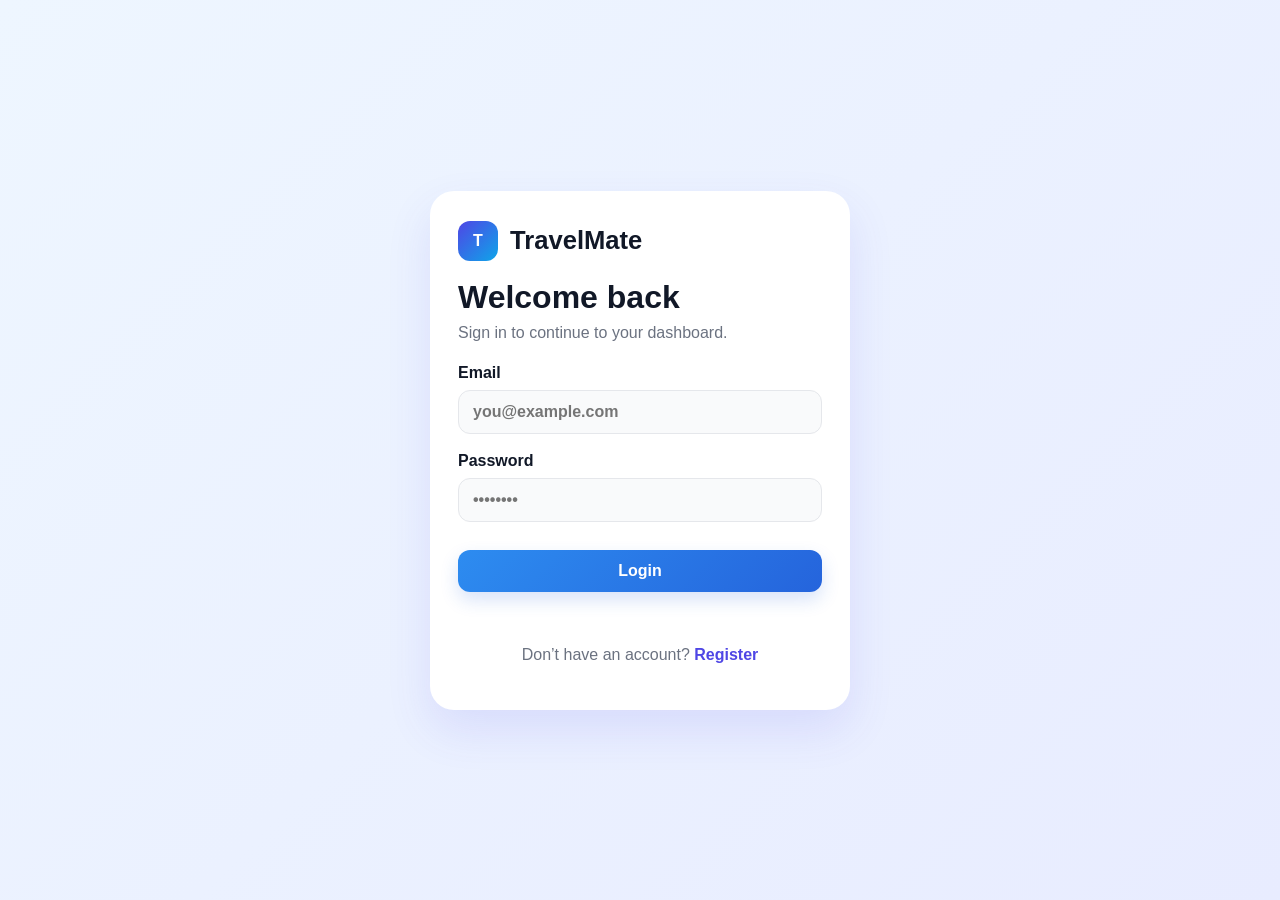
<file: index.html>
<!DOCTYPE html>
<html lang="en">
  <head>
    <meta charset="UTF-8" />
    <meta name="viewport" content="width=device-width, initial-scale=1.0" />
    <title>Travel App | Login</title>
    <link rel="stylesheet" href="styles.css" />
  </head>
  <body>
    <div class="auth-shell">
      <div class="auth-card">
        <div class="brand-wrap">
          <span class="brand-badge">T</span>
          <h1>TravelMate</h1>
        </div>

        <h2>Welcome back</h2>
        <p class="subtitle">Sign in to continue to your dashboard.</p>

        <form id="loginForm" class="auth-form">
          <label>
            Email
            <input type="email" id="loginEmail" name="email" placeholder="you@example.com" required />
          </label>

          <label>
            Password
            <input type="password" id="loginPassword" name="password" placeholder="••••••••" required />
          </label>

          <button type="submit" class="primary-btn">Login</button>
        </form>

        <div id="authMessage" class="message" aria-live="polite"></div>

        <p class="switch-link">
          Don’t have an account?
          <a href="register.html">Register</a>
        </p>
      </div>
    </div>

    <script src="script.js"></script>
  </body>
</html>
</file>
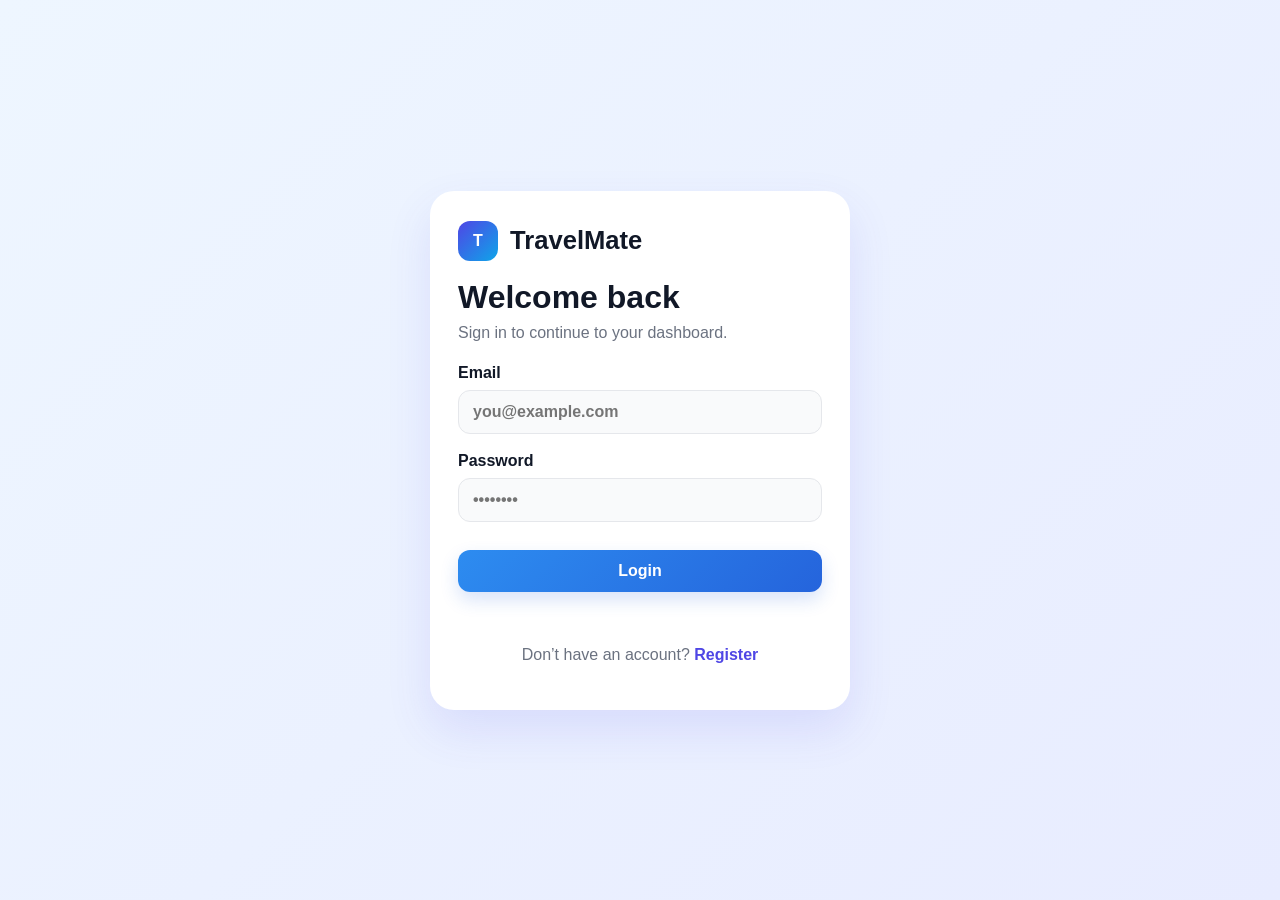
<file: dashboard.html>
<!DOCTYPE html>
<html lang="en">
  <head>
    <meta charset="UTF-8" />
    <meta name="viewport" content="width=device-width, initial-scale=1.0" />
    <title>Travel App | Dashboard</title>
    <link rel="stylesheet" href="styles.css" />
  </head>
  <body class="dashboard-body">
    <div class="dashboard-shell">
      <aside class="sidebar">
        <div class="brand-wrap sidebar-brand">
          <span class="brand-badge">T</span>
          <h1>TravelMate</h1>
        </div>

        <nav class="nav-links">
          <a href="#" class="active">Overview</a>
          <a href="#">Trips</a>
          <a href="#">Bookings</a>
          <a href="#">Profile</a>
        </nav>

        <button id="logoutBtn" class="secondary-btn">Logout</button>
      </aside>

      <main class="dashboard-content">
        <header class="topbar">
          <div>
            <p class="eyebrow">Dashboard</p>
            <h2 id="welcomeText">Welcome</h2>
          </div>
          <button id="showTripFormBtn" class="primary-btn small">Plan a trip</button>
        </header>

        <section class="stats-grid">
          <article class="stat-card accent-blue">
            <span>Total trips</span>
            <strong id="totalTrips">0</strong>
          </article>
          <article class="stat-card accent-green">
            <span>Completed</span>
            <strong id="completedTrips">0</strong>
          </article>
          <article class="stat-card accent-orange">
            <span>Upcoming</span>
            <strong id="upcomingTrips">0</strong>
          </article>
        </section>

        <section id="tripFormPanel" class="panel trip-form-panel" hidden>
          <div class="panel-header">
            <h3 id="tripFormTitle">Plan a new trip</h3>
            <button id="cancelTripBtn" class="text-btn" type="button">Cancel</button>
          </div>
          <form id="tripForm" class="trip-form">
            <input type="hidden" id="tripId" />
            <label>
              Starting from
              <input id="tripOrigin" type="text" placeholder="Mumbai, India" required />
            </label>
            <label>
              Destination
              <input id="tripDestination" type="text" placeholder="Paris, France" required />
            </label>
            <label>
              Start date
              <input id="tripStartDate" type="date" required />
            </label>
            <label>
              End date
              <input id="tripEndDate" type="date" required />
            </label>
            <label>
              Status
              <select id="tripStatus">
                <option value="upcoming">Upcoming</option>
                <option value="completed">Completed</option>
              </select>
            </label>
            <div id="upcomingFields" class="trip-preferences-fields">
              <label>
                Budget
                <input id="tripBudget" type="number" min="0" step="0.01" placeholder="50000" />
              </label>
              <label>
                Number of people
                <input id="tripPeople" type="number" min="1" step="1" placeholder="2" />
              </label>
              <label class="full-width">
                Interests
                <input id="tripInterests" type="text" placeholder="food, nature, museums" />
              </label>
            </div>
            <label>
              Route
              <select id="tripRoute">
                <option value="direct">Direct</option>
                <option value="stops">Has stops</option>
              </select>
            </label>
            <label id="tripTransportField">
              Travelling by
              <select id="tripTransport">
                <option value="Flight">Flight</option>
                <option value="Train">Train</option>
                <option value="Car">Car</option>
                <option value="Bus">Bus</option>
                <option value="Ship">Ship</option>
              </select>
            </label>
            <label id="stopsField" hidden>
              Stops
              <textarea id="tripStops" rows="3" placeholder="Enter each stop on a new line&#10;Example: B"></textarea>
            </label>
            <div id="tripLegsField" class="trip-legs" hidden>
              <strong>Travel method for each leg</strong>
              <div id="tripLegs"></div>
            </div>
            <button class="primary-btn small" type="submit">Save trip</button>
          </form>
        </section>

        <section class="panel">
          <div class="panel-header">
            <h3>Trip history</h3>
          </div>

          <p id="emptyTrips" class="empty-state">No trips yet. Plan your first trip to see it here.</p>
          <ul id="tripHistory" class="activity-list" aria-live="polite"></ul>
        </section>
      </main>
    </div>

    <script src="script.js"></script>
  </body>
</html>
</file>
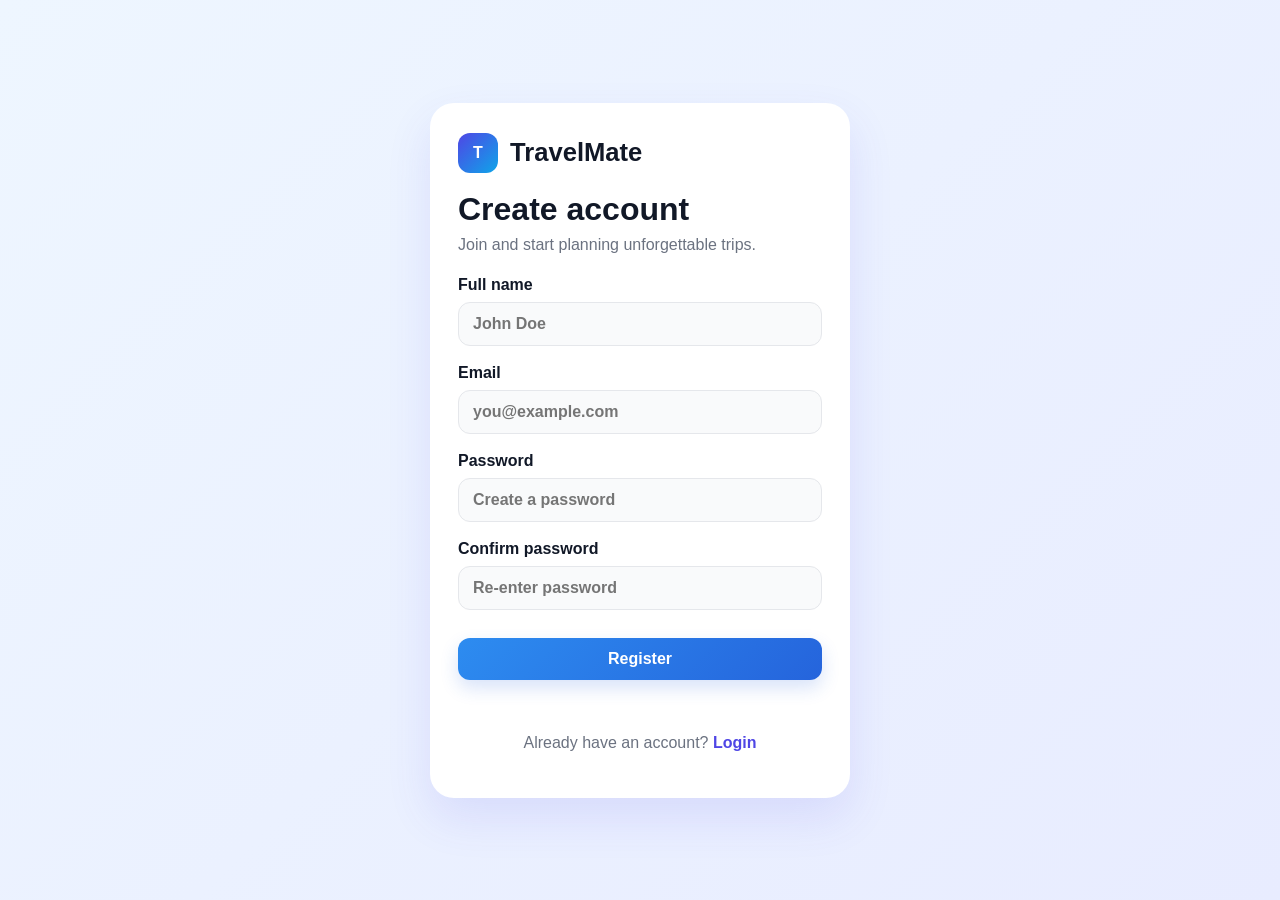
<file: register.html>
<!DOCTYPE html>
<html lang="en">
  <head>
    <meta charset="UTF-8" />
    <meta name="viewport" content="width=device-width, initial-scale=1.0" />
    <title>Travel App | Register</title>
    <link rel="stylesheet" href="styles.css" />
  </head>
  <body>
    <div class="auth-shell">
      <div class="auth-card">
        <div class="brand-wrap">
          <span class="brand-badge">T</span>
          <h1>TravelMate</h1>
        </div>

        <h2>Create account</h2>
        <p class="subtitle">Join and start planning unforgettable trips.</p>

        <form id="registerForm" class="auth-form">
          <label>
            Full name
            <input type="text" id="registerName" name="name" placeholder="John Doe" required />
          </label>

          <label>
            Email
            <input type="email" id="registerEmail" name="email" placeholder="you@example.com" required />
          </label>

          <label>
            Password
            <input type="password" id="registerPassword" name="password" placeholder="Create a password" required />
          </label>

          <label>
            Confirm password
            <input type="password" id="confirmPassword" name="confirm_password" placeholder="Re-enter password" required />
          </label>

          <button type="submit" class="primary-btn">Register</button>
        </form>

        <div id="authMessage" class="message" aria-live="polite"></div>

        <p class="switch-link">
          Already have an account?
          <a href="index.html">Login</a>
        </p>
      </div>
    </div>

    <script src="script.js"></script>
  </body>
</html>
</file>
<file: styles.css>
:root {
  --bg: #f3f7ff;
  --card: #ffffff;
  --primary: #4f46e5;
  --primary-dark: #3730a3;
  --accent: #0ea5e9;
  --text: #111827;
  --muted: #6b7280;
  --success: #10b981;
  --danger: #ef4444;
  --border: #e5e7eb;
  --shadow: 0 20px 45px rgba(79, 70, 229, 0.12);
}

* {
  box-sizing: border-box;
}

[hidden] {
  display: none !important;
}

body {
  margin: 0;
  min-height: 100vh;
  font-family: Arial, Helvetica, sans-serif;
  background: linear-gradient(135deg, #eef6ff 0%, #e8ecff 100%);
  color: var(--text);
}

button,
input,
select,
textarea {
  font: inherit;
}

.auth-shell {
  min-height: 100vh;
  display: grid;
  place-items: center;
  padding: 24px;
}

.auth-card {
  width: min(100%, 420px);
  background: var(--card);
  border-radius: 24px;
  padding: 30px 28px;
  box-shadow: var(--shadow);
}

.brand-wrap {
  display: flex;
  align-items: center;
  gap: 12px;
  margin-bottom: 18px;
}

.brand-badge {
  display: inline-flex;
  align-items: center;
  justify-content: center;
  width: 40px;
  height: 40px;
  border-radius: 12px;
  background: linear-gradient(135deg, var(--primary), var(--accent));
  color: white;
  font-weight: 700;
}

.brand-wrap h1 {
  margin: 0;
  font-size: 1.6rem;
}

h2 {
  margin: 0;
  font-size: 2rem;
}

.subtitle {
  margin: 8px 0 22px;
  color: var(--muted);
}

.auth-form {
  display: flex;
  flex-direction: column;
  gap: 18px;
}

.auth-form label {
  display: flex;
  flex-direction: column;
  gap: 8px;
  font-weight: 600;
  color: var(--text);
}

.auth-form input {
  border: 1px solid var(--border);
  border-radius: 12px;
  padding: 12px 14px;
  background: #f9fafb;
  transition: border-color 0.2s, box-shadow 0.2s;
}

.auth-form input:focus {
  outline: none;
  border-color: var(--primary);
  box-shadow: 0 0 0 4px rgba(79, 70, 229, 0.1);
}

.primary-btn,
.secondary-btn {
  border: none;
  border-radius: 12px;
  cursor: pointer;
  transition: transform 0.2s ease, opacity 0.2s ease;
}

.primary-btn {
  padding: 12px 18px;
  background: linear-gradient(135deg, var(--primary), var(--accent));
  color: white;
  font-weight: 700;
  margin-top: 10px;
}

.primary-btn:hover,
.secondary-btn:hover {
  transform: translateY(-1px);
}

.secondary-btn {
  padding: 10px 16px;
  background: #eef2ff;
  color: var(--primary-dark);
  font-weight: 700;
}

.message {
  min-height: 20px;
  margin-top: 16px;
  color: var(--danger);
  font-size: 0.95rem;
}

.message.success {
  color: var(--success);
}

.switch-link {
  margin-top: 18px;
  text-align: center;
  color: var(--muted);
}

.switch-link a {
  color: var(--primary);
  text-decoration: none;
  font-weight: 700;
}

.dashboard-body {
  background: #f5f7ff;
}

.dashboard-shell {
  display: grid;
  grid-template-columns: 260px 1fr;
  min-height: 100vh;
}

.sidebar {
  background: #111827;
  color: white;
  padding: 28px 22px;
  display: flex;
  flex-direction: column;
  gap: 28px;
}

.sidebar-brand {
  margin-bottom: 10px;
}

.nav-links {
  display: flex;
  flex-direction: column;
  gap: 8px;
}

.nav-links a {
  color: rgba(255, 255, 255, 0.8);
  text-decoration: none;
  padding: 12px 14px;
  border-radius: 10px;
  font-weight: 600;
}

.nav-links a.active,
.nav-links a:hover {
  background: rgba(255, 255, 255, 0.08);
  color: white;
}

.dashboard-content {
  padding: 32px;
}

.topbar {
  display: flex;
  align-items: center;
  justify-content: space-between;
  gap: 12px;
  margin-bottom: 28px;
}

.eyebrow {
  margin: 0 0 6px;
  color: var(--muted);
  text-transform: uppercase;
  letter-spacing: 0.14em;
  font-size: 0.72rem;
  font-weight: 700;
}

.topbar h2 {
  font-size: clamp(1.8rem, 3vw, 2.4rem);
}

.primary-btn.small {
  margin-top: 0;
  padding: 10px 16px;
}

.stats-grid {
  display: grid;
  grid-template-columns: repeat(3, minmax(180px, 1fr));
  gap: 20px;
  margin-bottom: 28px;
}

.stat-card {
  background: white;
  border-radius: 18px;
  padding: 24px 20px;
  box-shadow: 0 12px 30px rgba(17, 24, 39, 0.06);
  display: flex;
  flex-direction: column;
  gap: 12px;
}

.stat-card span {
  color: var(--muted);
  font-weight: 600;
}

.stat-card strong {
  font-size: 2rem;
}

.accent-blue { border-top: 5px solid #3b82f6; }
.accent-green { border-top: 5px solid #10b981; }
.accent-orange { border-top: 5px solid #f59e0b; }

.panel {
  background: white;
  border-radius: 18px;
  padding: 24px;
  box-shadow: 0 12px 30px rgba(17, 24, 39, 0.06);
}

.panel-header {
  display: flex;
  align-items: center;
  justify-content: space-between;
  margin-bottom: 18px;
}

.panel-header h3 {
  margin: 0;
  font-size: 1.2rem;
}

.panel-header a {
  color: var(--primary);
  text-decoration: none;
  font-weight: 700;
}

.activity-list {
  list-style: none;
  padding: 0;
  margin: 0;
  display: flex;
  flex-direction: column;
  gap: 16px;
}

.activity-list li {
  display: flex;
  align-items: center;
  gap: 12px;
  color: var(--text);
  padding: 12px 0;
  border-bottom: 1px solid var(--border);
}

.trip-form-panel {
  margin-bottom: 28px;
}

.trip-form {
  display: grid;
  grid-template-columns: repeat(2, minmax(0, 1fr));
  gap: 16px;
}

.trip-form label {
  display: flex;
  flex-direction: column;
  gap: 7px;
  font-weight: 600;
}

.trip-form input,
.trip-form select,
.trip-form textarea {
  border: 1px solid var(--border);
  border-radius: 10px;
  padding: 11px 12px;
  background: #f9fafb;
}

.trip-form textarea {
  resize: vertical;
}

.trip-legs {
  grid-column: 1 / -1;
  display: flex;
  flex-direction: column;
  gap: 10px;
}

.trip-preferences-fields {
  display: contents;
}

.trip-preferences-fields[hidden] {
  display: none;
}

.full-width {
  grid-column: 1 / -1;
}

.trip-leg {
  display: grid;
  grid-template-columns: 1fr minmax(130px, 180px);
  align-items: center;
  gap: 12px;
  border: 1px solid var(--border);
  border-radius: 10px;
  padding: 10px 12px;
  background: #f9fafb;
}

.trip-leg span {
  font-weight: 600;
}

.trip-form .primary-btn {
  width: fit-content;
  margin: 0;
}

.text-btn,
.trip-action {
  border: 0;
  background: transparent;
  color: var(--primary);
  cursor: pointer;
  font-weight: 700;
  padding: 6px;
}

.trip-action.delete {
  color: var(--danger);
}

.trip-item {
  display: flex;
  align-items: flex-start;
  justify-content: space-between;
  gap: 18px;
  padding: 16px 0;
  border-bottom: 1px solid var(--border);
}

.trip-details {
  display: flex;
  flex-direction: column;
  gap: 4px;
}

.trip-details small,
.empty-state {
  color: var(--muted);
}

.trip-preferences {
  color: var(--text-primary);
}

.itinerary-btn {
  align-self: flex-start;
  margin-top: 10px;
}

.itinerary-result {
  margin-top: 12px;
  padding: 14px;
  border-radius: 10px;
  background: #f4f8ff;
  color: var(--text-primary);
}

.itinerary-result h4,
.itinerary-result p {
  margin: 0 0 8px;
}

.itinerary-result ol {
  margin: 0;
  padding-left: 22px;
}

.itinerary-result li + li {
  margin-top: 7px;
}

.route-visual {
  width: min(100%, 560px);
  margin: 6px 0 2px;
  overflow: hidden;
}

.route-visual svg {
  display: block;
  width: 100%;
  min-width: 360px;
  height: auto;
}

.route-curve {
  fill: none;
  stroke: var(--primary);
  stroke-width: 4;
  stroke-linecap: round;
  stroke-dasharray: 8 7;
}

.route-node {
  stroke: white;
  stroke-width: 3;
}

.route-node.start { fill: #10b981; }
.route-node.stop { fill: #f59e0b; }
.route-node.end { fill: #ef4444; }

.route-label {
  fill: var(--text);
  font-size: 16px;
  font-weight: 700;
}

.route-icon {
  font-size: 28px;
}

.trip-actions {
  display: flex;
  gap: 4px;
}

.trip-actions form {
  margin: 0;
}

.trip-history-list {
  display: flex;
  flex-direction: column;
}

.dot {
  display: inline-block;
  width: 11px;
  height: 11px;
  border-radius: 50%;
}

.dot.blue { background: #3b82f6; }
.dot.green { background: #10b981; }
.dot.orange { background: #f59e0b; }

@media (max-width: 780px) {
  .dashboard-shell {
    grid-template-columns: 1fr;
  }

  .sidebar {
    gap: 20px;
  }

  .stats-grid {
    grid-template-columns: 1fr;
  }

  .topbar {
    flex-direction: column;
    align-items: flex-start;
  }

  .trip-form {
    grid-template-columns: 1fr;
  }

  .trip-leg {
    grid-template-columns: 1fr;
  }

  .trip-item {
    flex-direction: column;
  }
}

/* Travel dashboard refresh */
:root { --ink: #17202f; --soft-ink: #657085; --canvas: #f6f8fc; --line: #e7ebf2; --ocean: #1f71ea; --ocean-dark: #1555bb; --mint: #e8f7f1; --surface: #fff; --radius: 20px; }
.dashboard-body { background: var(--canvas); color: var(--ink); font-family: Inter, ui-sans-serif, system-ui, -apple-system, BlinkMacSystemFont, "Segoe UI", sans-serif; }
.dashboard-shell { grid-template-columns: 250px minmax(0, 1fr); }
.sidebar { position: sticky; top: 0; height: 100vh; padding: 28px 18px 20px; background: #10233f; gap: 24px; }
.sidebar-brand { color: #fff; text-decoration: none; font-size: 1.25rem; font-weight: 800; margin: 0 8px; }
.sidebar-brand .brand-badge { background: linear-gradient(135deg, #59d5e8, #3778f2); }
.nav-links { gap: 5px; }
.nav-links a { padding: 12px 14px; font-size: .93rem; letter-spacing: .01em; }
.nav-links a.active, .nav-links a:hover { background: rgba(111, 191, 255, .18); box-shadow: inset 3px 0 #66d9ef; }
.sidebar-bottom { margin-top: auto; padding: 14px 8px 0; border-top: 1px solid rgba(255,255,255,.13); }
.mini-profile { display: flex; gap: 10px; align-items: center; color: #fff; margin-bottom: 15px; }
.mini-profile > span { display: grid; place-items: center; width: 34px; height: 34px; border-radius: 50%; background: #57c7e4; color: #10233f; font-weight: 800; }
.mini-profile b, .mini-profile small { display: block; max-width: 160px; overflow: hidden; text-overflow: ellipsis; white-space: nowrap; }
.mini-profile small { margin-top: 2px; color: #b8c8dc; font-size: .7rem; }
.logout-link { color: #d9e8fa; text-decoration: none; font-weight: 700; font-size: .9rem; }
.dashboard-content { width: min(1440px, 100%); margin: 0 auto; padding: 36px clamp(20px, 4vw, 56px) 64px; }
.topbar { align-items: flex-end; margin-bottom: 30px; }
.topbar h1, .content-heading h2 { margin: 0; font-size: clamp(1.8rem, 3vw, 2.55rem); letter-spacing: -.045em; }
.header-copy { color: var(--soft-ink); margin: 9px 0 0; }
.eyebrow, .section-kicker, .overline { color: var(--ocean); font-size: .7rem; letter-spacing: .14em; font-weight: 800; text-transform: uppercase; }
.top-actions { display: flex; align-items: center; gap: 12px; }
.destination-search { display: flex; align-items: center; gap: 8px; width: 220px; padding: 0 12px; border: 1px solid var(--line); border-radius: 12px; background: #fff; color: var(--soft-ink); }
.destination-search input { width: 100%; border: 0; outline: 0; padding: 11px 0; background: transparent; font-size: .9rem; }
.primary-btn { background: linear-gradient(135deg, #2d8cf0, #2564dc); box-shadow: 0 8px 18px rgba(37,100,220,.18); }
.primary-btn:hover { box-shadow: 0 12px 24px rgba(37,100,220,.28); }
.plan-btn { text-decoration: none; margin: 0; white-space: nowrap; }
.stats-grid { grid-template-columns: repeat(4, minmax(0, 1fr)); gap: 14px; margin-bottom: 30px; }
.stat-card { min-height: 112px; padding: 18px; border: 1px solid #edf0f5; border-radius: 16px; box-shadow: 0 8px 24px rgba(22,41,71,.05); display: flex; flex-direction: row; align-items: center; gap: 12px; }
.stat-card small { color: var(--soft-ink); font-weight: 650; display: block; margin-bottom: 5px; }
.stat-card strong { font-size: 1.4rem; letter-spacing: -.03em; }
.stat-icon { display: grid; place-items: center; min-width: 42px; height: 42px; border-radius: 13px; font-weight: 800; }
.stat-icon.blue { background: #e9f3ff; color: #2275e4; }.stat-icon.purple { background: #f0edff; color: #7454d9; }.stat-icon.green { background: #e6f8ef; color: #1aab70; }.stat-icon.orange { background: #fff2e4; color: #de7b18; }
.content-heading { display: flex; align-items: flex-end; justify-content: space-between; gap: 15px; margin: 4px 0 18px; }.content-heading h2 { font-size: 1.65rem; }
.map-link { color: var(--ocean); font-weight: 750; text-decoration: none; }.map-link:hover { color: var(--ocean-dark); }
.destination-card { overflow: hidden; margin-bottom: 26px; border: 1px solid #e9edf4; border-radius: var(--radius); background: var(--surface); box-shadow: 0 14px 34px rgba(21,45,80,.08); }
.destination-image { position: relative; height: clamp(190px, 25vw, 310px); overflow: hidden; background: #dce8f8; }.destination-image img { width: 100%; height: 100%; object-fit: cover; display: block; transition: transform .5s ease; }.destination-card:hover .destination-image img { transform: scale(1.035); }
.trip-status { position: absolute; top: 16px; right: 16px; padding: 6px 10px; border-radius: 99px; background: rgba(11,31,55,.78); color: #fff; text-transform: capitalize; font-size: .76rem; font-weight: 800; backdrop-filter: blur(8px); }
.trip-summary { display: flex; align-items: flex-end; justify-content: space-between; gap: 24px; padding: 24px; }.trip-summary h3 { margin: 3px 0 5px; font-size: clamp(1.7rem, 3vw, 2.25rem); letter-spacing: -.045em; }.trip-date, .muted { color: var(--soft-ink); }.trip-date { margin: 0; }
.trip-facts { display: grid; grid-template-columns: repeat(4, minmax(105px, 1fr)); flex: 1; gap: 13px; }.trip-facts span { min-width: 0; overflow: hidden; color: #3b4657; font-size: .86rem; text-overflow: ellipsis; white-space: nowrap; }.trip-facts b { display: block; color: #8993a4; margin-bottom: 4px; font-size: .67rem; letter-spacing: .08em; text-transform: uppercase; }
.trip-actions-card { display: flex; align-items: center; gap: 8px; }.trip-actions-card form { margin: 0; }.icon-btn { padding: 10px 13px; text-decoration: none; }.text-danger { border: 0; background: transparent; color: #d84b55; cursor: pointer; font-weight: 750; padding: 10px 5px; }
.map-panel { border-top: 1px solid var(--line); }.map-panel summary { cursor: pointer; padding: 16px 24px; color: #273650; font-weight: 800; }.map-grid { display: grid; grid-template-columns: .8fr 1.2fr; gap: 20px; padding: 0 24px 24px; }.map-grid > div { padding: 15px; border-radius: 14px; background: #f6f9fe; }.map-grid p { margin: 0 0 11px; line-height: 1.5; }.map-grid iframe { width: 100%; min-height: 225px; border: 0; border-radius: 14px; background: #e8edf5; }
.itinerary-drawer { margin: 0 24px 24px; border: 1px solid #dbe8fb; border-radius: 16px; background: linear-gradient(135deg,#f7fbff,#f8f6ff); }.itinerary-drawer h4 { font-size: 1.15rem; }.itinerary-drawer ol { display: grid; grid-template-columns: repeat(auto-fit, minmax(220px, 1fr)); gap: 10px; padding: 0; list-style: none; counter-reset: item; }.itinerary-drawer li { position: relative; margin: 0 !important; padding: 14px 14px 14px 45px; border-radius: 12px; background: #fff; color: #4a5568; line-height: 1.45; }.itinerary-drawer li::before { content: counter(item); counter-increment: item; position: absolute; left: 13px; top: 14px; display: grid; place-items: center; width: 23px; height: 23px; border-radius: 50%; background: #dcecff; color: var(--ocean); font-size: .72rem; font-weight: 800; }.itinerary-drawer li strong { display: block; color: var(--ink); margin-bottom: 3px; }.itinerary-btn { margin: 0; }
.trip-utility-grid { display: grid; grid-template-columns: 1.3fr repeat(3, 1fr); gap: 12px; padding: 0 24px 24px; }.utility-card { min-height: 185px; padding: 17px; border: 1px solid var(--line); border-radius: 15px; background: #fff; }.utility-card h4 { margin: 5px 0 8px; font-size: 1rem; }.utility-card p { margin: 0; font-size: .84rem; line-height: 1.55; }.budget-card { grid-row: span 1; }.budget-row { display: grid; grid-template-columns: 95px 1fr auto; gap: 8px; align-items: center; margin-top: 8px; color: #526071; font-size: .75rem; }.budget-row strong { color: var(--ink); font-size: .75rem; }.budget-meter { height: 6px; overflow: hidden; border-radius: 9px; background: #eaf0f7; }.budget-meter i { display: block; width: var(--portion); height: 100%; border-radius: inherit; background: linear-gradient(90deg,#50b7f0,#3678e8); }.budget-total { display: flex; justify-content: space-between; margin-top: 12px; padding-top: 10px; border-top: 1px solid var(--line); font-size: .82rem; }.budget-total strong { color: var(--ocean); }
.history-row { display: flex; align-items: center; justify-content: space-between; gap: 12px; padding: 19px 22px; margin-bottom: 10px; border: 1px solid var(--line); border-radius: 14px; background: #fff; }.history-row b, .history-row span { display: block; }.history-row span { margin-top: 4px; color: var(--soft-ink); font-size: .85rem; }.empty-hero { padding: 55px 26px; border: 1px dashed #bed2ec; border-radius: var(--radius); background: linear-gradient(135deg,#f1f8ff,#fff); text-align: center; }.empty-hero h2 { margin: 5px 0; }.empty-hero p:not(.section-kicker) { color: var(--soft-ink); }.empty-hero .primary-btn { display: inline-block; margin-top: 10px; text-decoration: none; }
.panel { border: 1px solid var(--line); box-shadow: 0 12px 28px rgba(21,45,80,.05); }.trip-form-panel h2 { margin: 0; }.trip-form input,.trip-form select,.trip-form textarea { border-color: #dce3ed; background: #fff; }.trip-form input:focus,.trip-form select:focus,.trip-form textarea:focus { outline: 3px solid #ddecff; border-color: var(--ocean); }
@media (max-width: 1120px) { .stats-grid { grid-template-columns: repeat(2, 1fr); }.trip-summary { display: grid; grid-template-columns: 1fr auto; }.trip-facts { grid-column: 1 / -1; }.trip-utility-grid { grid-template-columns: repeat(2, 1fr); }.budget-card { grid-column: span 2; } }
@media (max-width: 780px) { .dashboard-shell { grid-template-columns: 1fr; }.sidebar { position: static; height: auto; padding: 16px; gap: 14px; }.nav-links { display: grid; grid-template-columns: repeat(3, 1fr); }.nav-links a { padding: 9px 8px; font-size: .72rem; text-align: center; }.sidebar-bottom { display: none; }.dashboard-content { padding: 24px 16px 44px; }.topbar { align-items: flex-start; }.top-actions { width: 100%; flex-wrap: wrap; }.destination-search { flex: 1; min-width: 180px; }.stats-grid { grid-template-columns: 1fr 1fr; }.stat-card { min-height: 93px; padding: 13px; }.stat-icon { min-width: 34px; height: 34px; }.stat-card strong { font-size: 1.15rem; }.trip-summary { display: flex; flex-direction: column; align-items: stretch; padding: 19px; }.trip-facts { width: 100%; grid-template-columns: 1fr 1fr; }.trip-actions-card { flex-wrap: wrap; }.map-grid { grid-template-columns: 1fr; padding: 0 16px 16px; }.map-panel summary { padding: 14px 16px; }.trip-utility-grid { grid-template-columns: 1fr; padding: 0 16px 16px; }.budget-card { grid-column: auto; }.itinerary-drawer { margin: 0 16px 16px; }.content-heading { align-items: center; }.content-heading h2 { font-size: 1.4rem; } }
@media (max-width: 430px) { .nav-links { grid-template-columns: 1fr 1fr; }.stats-grid { grid-template-columns: 1fr; }.plan-btn { width: 100%; text-align: center; }.destination-search { width: 100%; flex-basis: 100%; }.trip-facts { grid-template-columns: 1fr; }.history-row { align-items: flex-start; flex-direction: column; } }
</file>
